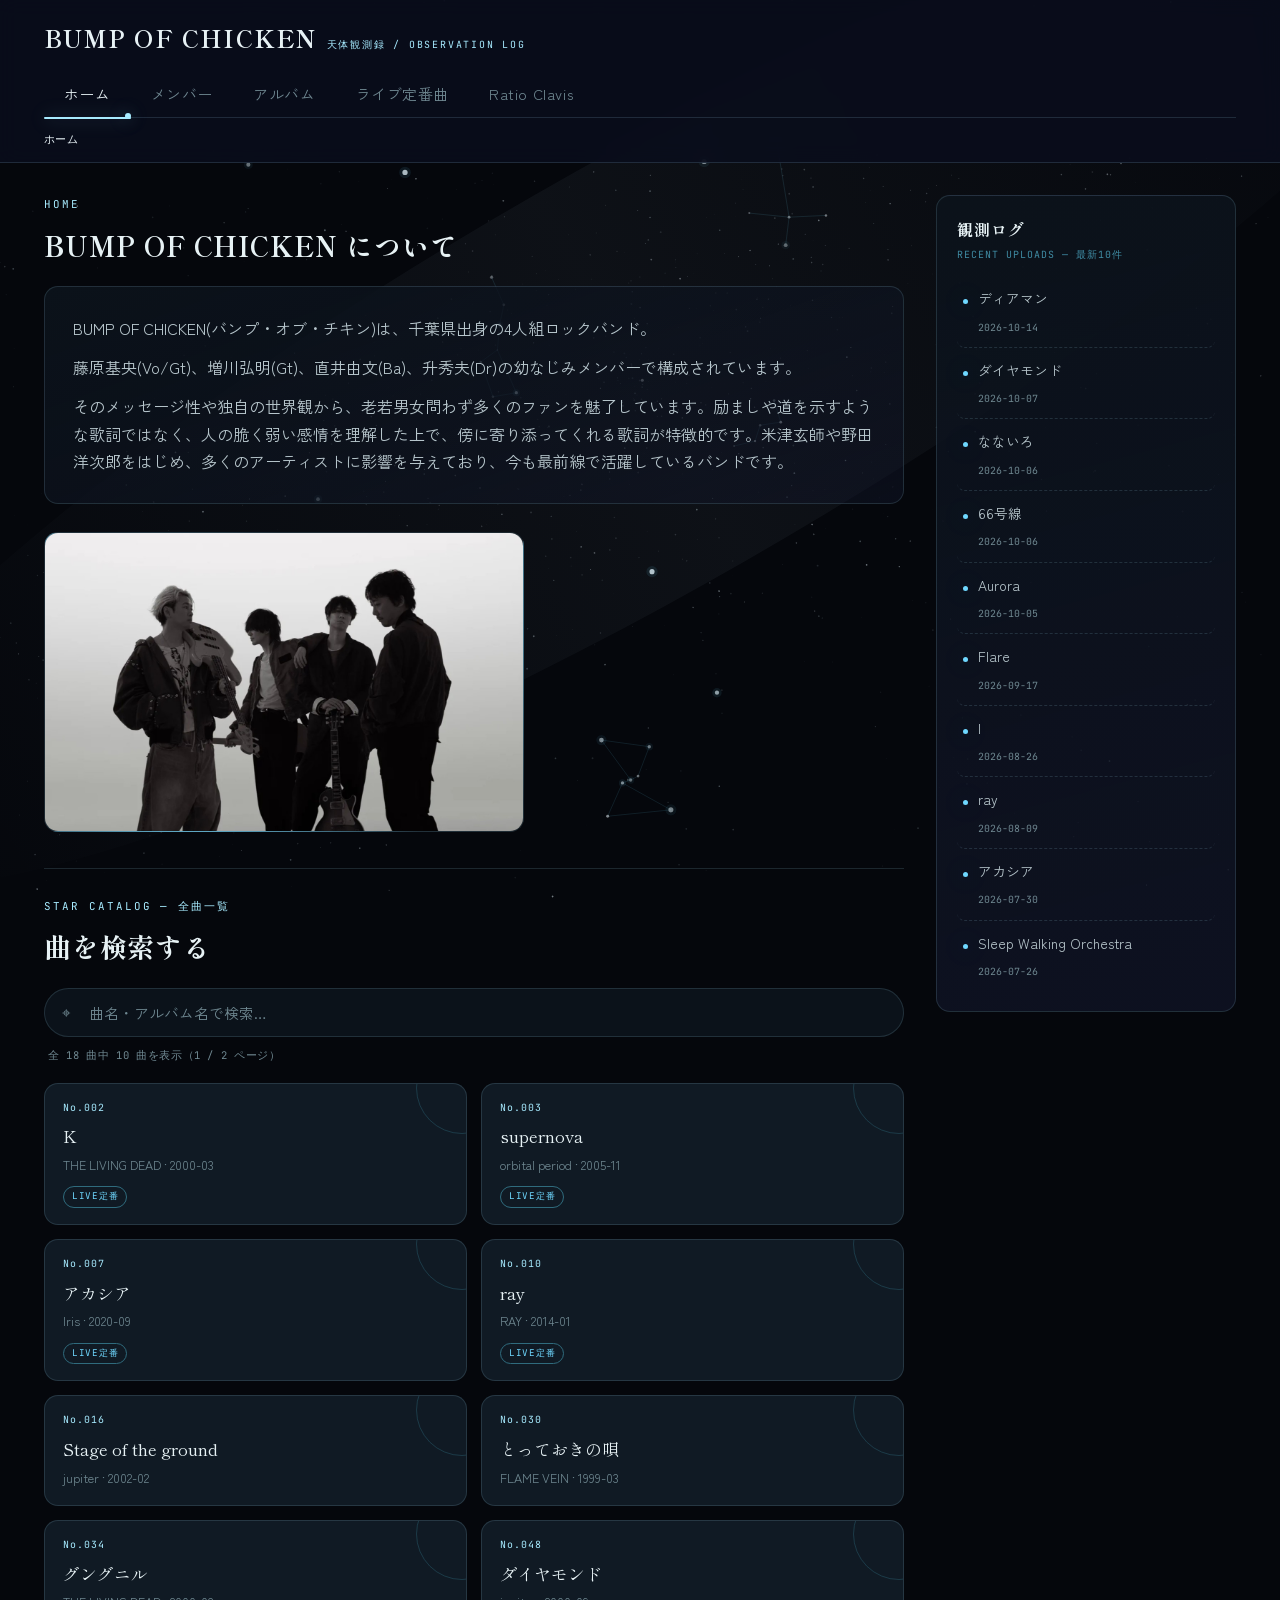
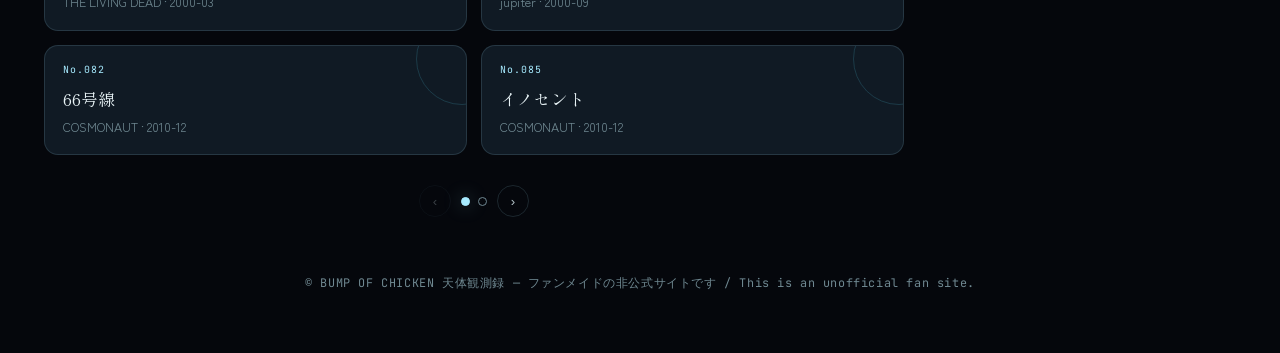
<file: index.html>
<!DOCTYPE html>
<html lang="ja">
<head>
<meta charset="UTF-8">
<meta name="viewport" content="width=device-width, initial-scale=1.0">
<title>BUMP OF CHICKEN 天体観測録</title>
<link rel="preconnect" href="https://fonts.googleapis.com">
<link rel="preconnect" href="https://fonts.gstatic.com" crossorigin>
<link href="https://fonts.googleapis.com/css2?family=Shippori+Mincho:wght@500;700&family=Zen+Kaku+Gothic+New:wght@400;500;700&family=JetBrains+Mono:wght@400;500&display=swap" rel="stylesheet">
<link rel="stylesheet" href="css/style.css">
</head>
<body>

<canvas id="skyCanvas" class="sky-canvas" aria-hidden="true"></canvas>

<!-- ====================== ヘッダー(タイトル + タブ) ====================== -->
<header class="site-header">
  <div class="header-inner">
    <h1 class="site-title">
      BUMP OF CHICKEN <small>天体観測録 / OBSERVATION LOG</small>
    </h1>
    <nav class="orbit-nav" id="tabNav" aria-label="メインナビゲーション">
      <button class="tab-btn" data-route="home">ホーム</button>
      <button class="tab-btn" data-route="members">メンバー</button>
      <button class="tab-btn" data-route="album">アルバム</button>
      <button class="tab-btn" data-route="live">ライブ定番曲</button>
      <button class="tab-btn" data-route="ratioclavis">Ratio Clavis</button>
      <span class="indicator" id="navIndicator"></span>
    </nav>
    <nav class="breadcrumbs" id="breadcrumbs" aria-label="現在の位置"></nav>
  </div>
</header>

<!-- ====================== 本体レイアウト ====================== -->
<div class="layout">

  <div class="main-col">

    <!-- タブごとに切り替わるメインコンテンツ -->
    <section id="view-root" aria-live="polite"></section>

    <!-- ここから下(検索バー + 全曲一覧)は全ページ共通で固定表示 -->
    <section class="catalog-section">
      <span class="section-eyebrow">STAR CATALOG — 全曲一覧</span>
      <h2 class="section-title">曲を検索する</h2>

      <div class="search-wrap">
        <span class="icon">⌖</span>
        <input type="search" id="searchInput" placeholder="曲名・アルバム名で検索…" aria-label="曲を検索">
      </div>
      <p class="search-meta" id="searchMeta"></p>

      <div class="song-grid" id="songGrid"></div>
      <div class="empty-state" id="emptyState" hidden>該当する観測記録が見つかりません。検索語を変えてお試しください。</div>

      <div class="pagination" id="pagination"></div>
    </section>

  </div>

  <!-- ====================== サイドバー: 観測ログ(最近の更新) ====================== -->
  <aside class="log-panel" aria-label="最近のアップロード">
    <h2>観測ログ</h2>
    <span class="log-sub">RECENT UPLOADS — 最新10件</span>
    <ul class="log-list" id="recentList"></ul>
  </aside>

</div>

<footer class="site-footer">
  © BUMP OF CHICKEN 天体観測録 — ファンメイドの非公式サイトです / This is an unofficial fan site.
</footer>

<script src="js/data.js"></script>
<script src="js/published-songs.js"></script>

  <!-- 曲データ(1曲1ファイル)。新しい曲を追加するときは、ここに1行追加してください -->
  <script src="js/songs/tentai-kansoku.js"></script>
  <script src="js/songs/k.js"></script>
  <script src="js/songs/supernova.js"></script>
  <script src="js/songs/glass-no-blues.js"></script>
  <script src="js/songs/lostman.js"></script>
  <script src="js/songs/mayday.js"></script>
  <script src="js/songs/acacia.js"></script>
  <script src="js/songs/hello-world.js"></script>
  <script src="js/songs/hananona.js"></script>
  <script src="js/songs/ray-song.js"></script>
  <script src="js/songs/fighter.js"></script>
  <script src="js/songs/st-elmo.js"></script>
  <script src="js/songs/karma.js"></script>
  <script src="js/songs/butterfly.js"></script>
  <script src="js/songs/answer.js"></script>
  <script src="js/songs/stage-of-the-ground.js"></script>
  <script src="js/songs/glass-live.js"></script>
  <script src="js/songs/only-lonely-glory.js"></script>
  <script src="js/songs/voyager.js"></script>

  <!-- ここから下: 2026-07-26 に追加した正規スタジオアルバム収録曲 -->
  <script src="js/songs/kudaranai-uta.js"></script>
  <script src="js/songs/arue.js"></script>
  <script src="js/songs/little-braver.js"></script>
  <script src="js/songs/no-hit-no-run.js"></script>
  <script src="js/songs/totteoki-no-uta.js"></script>
  <script src="js/songs/knife.js"></script>
  <script src="js/songs/battle-cry.js"></script>
  <script src="js/songs/opening-tld.js"></script>
  <script src="js/songs/gungnir.js"></script>
  <script src="js/songs/best-picture.js"></script>
  <script src="js/songs/zoku-kudaranai-uta.js"></script>
  <script src="js/songs/lamp.js"></script>
  <script src="js/songs/lily.js"></script>
  <script src="js/songs/ever-lasting-lie.js"></script>
  <script src="js/songs/glorious-revolution.js"></script>
  <script src="js/songs/ending-tld.js"></script>
  <script src="js/songs/title-of-mine.js"></script>
  <script src="js/songs/catch-ball.js"></script>
  <script src="js/songs/harujion.js"></script>
  <script src="js/songs/bench-to-coffee.js"></script>
  <script src="js/songs/melody-flag.js"></script>
  <script src="js/songs/bell.js"></script>
  <script src="js/songs/diamond.js"></script>
  <script src="js/songs/dandelion.js"></script>
  <script src="js/songs/asgard.js"></script>
  <script src="js/songs/joushaken.js"></script>
  <script src="js/songs/guild.js"></script>
  <script src="js/songs/embrace.js"></script>
  <script src="js/songs/sailing-day.js"></script>
  <script src="js/songs/onaji-door-wo-kugurettara.js"></script>
  <script src="js/songs/sharin-no-uta.js"></script>
  <script src="js/songs/snow-smile.js"></script>
  <script src="js/songs/rem.js"></script>
  <script src="js/songs/fire-sign.js"></script>
  <script src="js/songs/taiyo.js"></script>
  <script src="js/songs/midgard.js"></script>
  <script src="js/songs/hoshi-no-tori.js"></script>
  <script src="js/songs/sainojin-ouenka.js"></script>
  <script src="js/songs/planetarium.js"></script>
  <script src="js/songs/hammer-song-to-itami-no-tou.js"></script>
  <script src="js/songs/jikuu-kakurenbo.js"></script>
  <script src="js/songs/kasabuta-butabu.js"></script>
  <script src="js/songs/hitorigoto.js"></script>
  <script src="js/songs/ametama-no-uta.js"></script>
  <script src="js/songs/hoshi-no-tori-reprise.js"></script>
  <script src="js/songs/arrows.js"></script>
  <script src="js/songs/namida-no-furusato.js"></script>
  <script src="js/songs/flyby.js"></script>
  <script src="js/songs/mitsuboshi-quartet.js"></script>
  <script src="js/songs/rip.js"></script>
  <script src="js/songs/weather-report.js"></script>
  <script src="js/songs/funbetsu-funtouki.js"></script>
  <script src="js/songs/motorcycle.js"></script>
  <script src="js/songs/toumei-hikousen.js"></script>
  <script src="js/songs/mahou-no-ryouri.js"></script>
  <script src="js/songs/happy.js"></script>
  <script src="js/songs/66-gousen.js"></script>
  <script src="js/songs/angel-fall.js"></script>
  <script src="js/songs/uchuu-hikoushi-eno-tegami.js"></script>
  <script src="js/songs/innocent.js"></script>
  <script src="js/songs/beautiful-glider.js"></script>
  <script src="js/songs/will.js"></script>
  <script src="js/songs/niji-wo-matsu-hito.js"></script>
  <script src="js/songs/southern-cross.js"></script>
  <script src="js/songs/last-one.js"></script>
  <script src="js/songs/morning-glow.js"></script>
  <script src="js/songs/zero.js"></script>
  <script src="js/songs/torch.js"></script>
  <script src="js/songs/smile.js"></script>
  <script src="js/songs/firefly.js"></script>
  <script src="js/songs/white-note.js"></script>
  <script src="js/songs/tomodachi-no-uta.js"></script>
  <script src="js/songs/please-forgive.js"></script>
  <script src="js/songs/good-luck.js"></script>
  <script src="js/songs/go.js"></script>
  <script src="js/songs/ryuuseigun.js"></script>
  <script src="js/songs/houseki-ni-natta-hi.js"></script>
  <script src="js/songs/colony.js"></script>
  <script src="js/songs/parade.js"></script>
  <script src="js/songs/dai-gaman-taikai.js"></script>
  <script src="js/songs/kodoku-no-gassho.js"></script>
  <script src="js/songs/you-were-here.js"></script>
  <script src="js/songs/aurora-arc-song.js"></script>
  <script src="js/songs/gekkou.js"></script>
  <script src="js/songs/aurora.js"></script>
  <script src="js/songs/kinen-satsuei.js"></script>
  <script src="js/songs/jungle-gym.js"></script>
  <script src="js/songs/ribbon.js"></script>
  <script src="js/songs/sirius.js"></script>
  <script src="js/songs/aria.js"></script>
  <script src="js/songs/hanashi-ga-shitaiyo.js"></script>
  <script src="js/songs/bouen-no-march.js"></script>
  <script src="js/songs/spica.js"></script>
  <script src="js/songs/shinsekai.js"></script>
  <script src="js/songs/nagareboshi-no-shoutai.js"></script>
  <script src="js/songs/sleep-walking-orchestra.js"></script>
  <script src="js/songs/nanairo.js"></script>
  <script src="js/songs/gravity.js"></script>
  <script src="js/songs/souvenir.js"></script>
  <script src="js/songs/small-world.js"></script>
  <script src="js/songs/chronostasis.js"></script>
  <script src="js/songs/flare.js"></script>
  <script src="js/songs/kaikou.js"></script>
  <script src="js/songs/ao-no-tsuitachi.js"></script>
  <script src="js/songs/strawberry.js"></script>
  <script src="js/songs/mado-no-naka-kara.js"></script>
  <script src="js/songs/komorebi-to-issho-ni.js"></script>
  <script src="js/songs/i.js"></script>
  <script src="js/songs/diamant.js"></script>

<script src="js/star-data.js"></script>
<script src="js/starfield.js"></script>
<script src="js/ratio-clavis.js"></script>
<script src="js/app.js"></script>
</body>
</html>
</file>
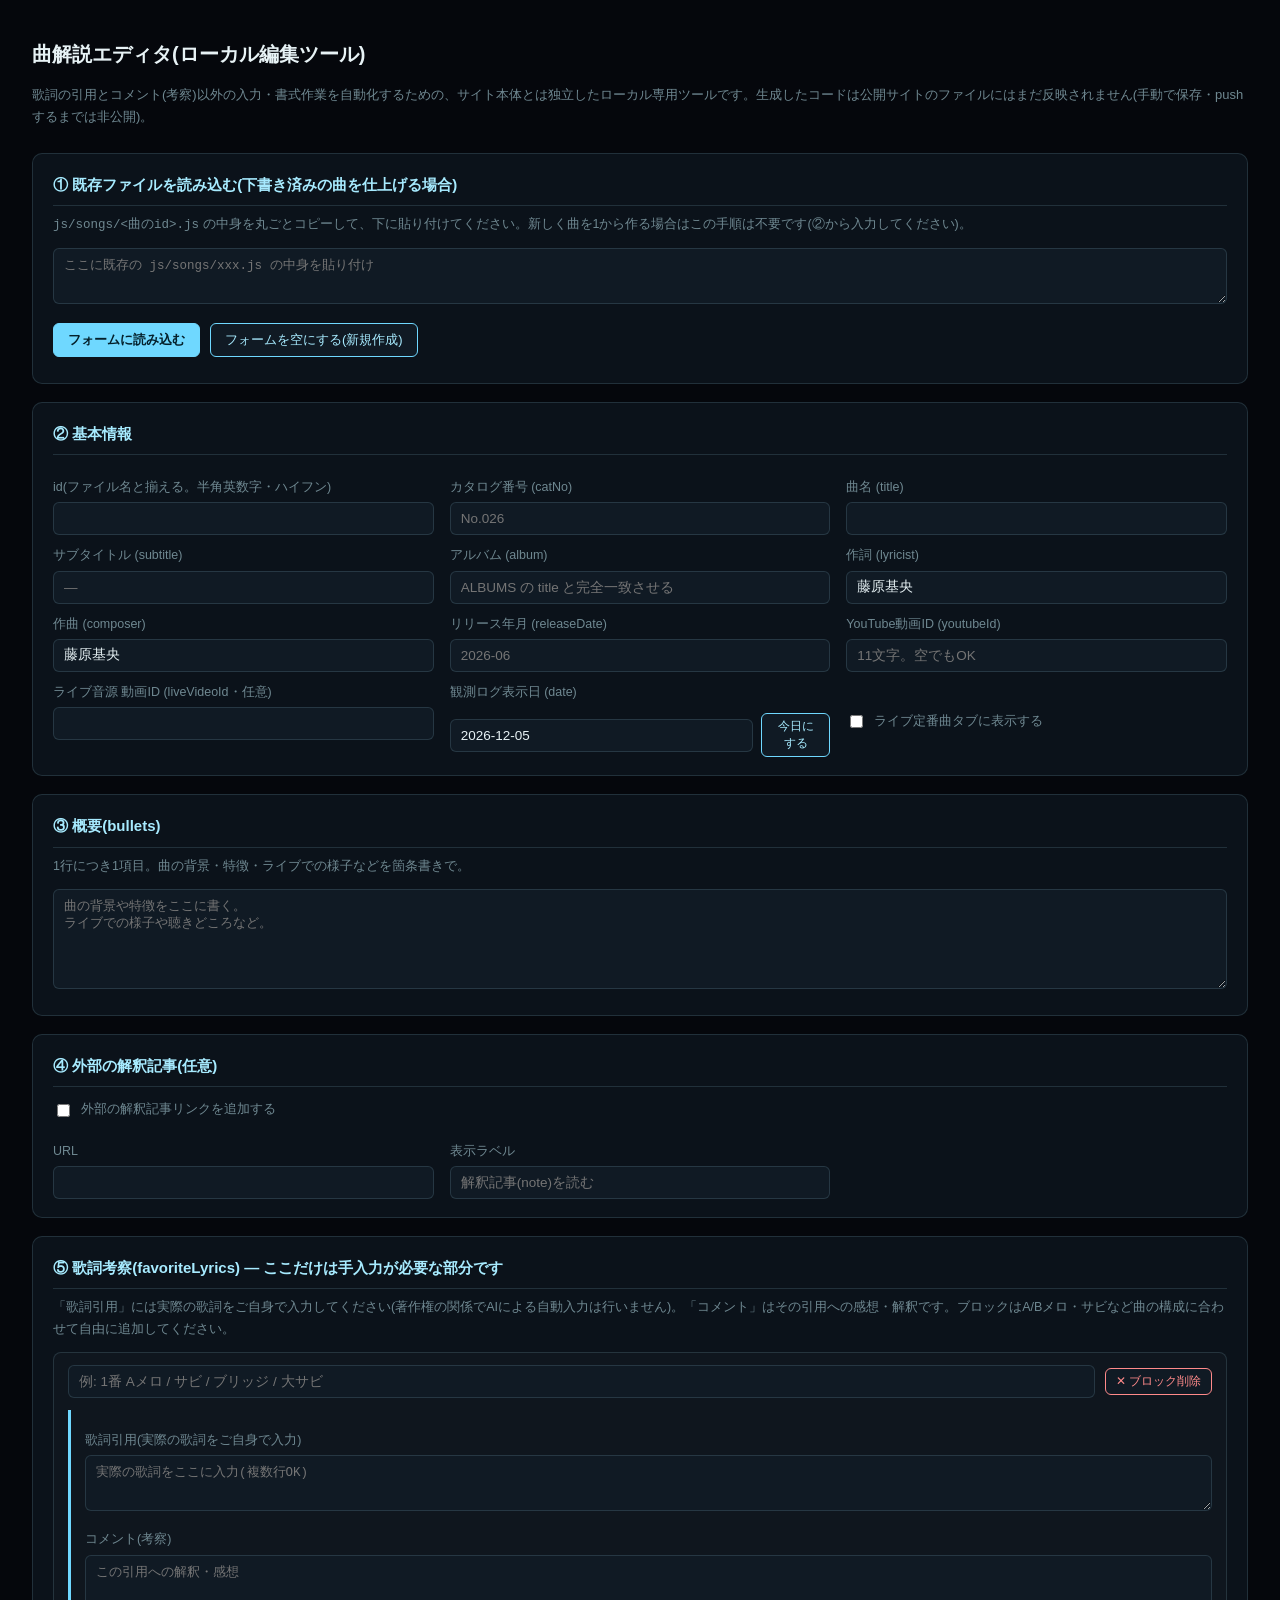
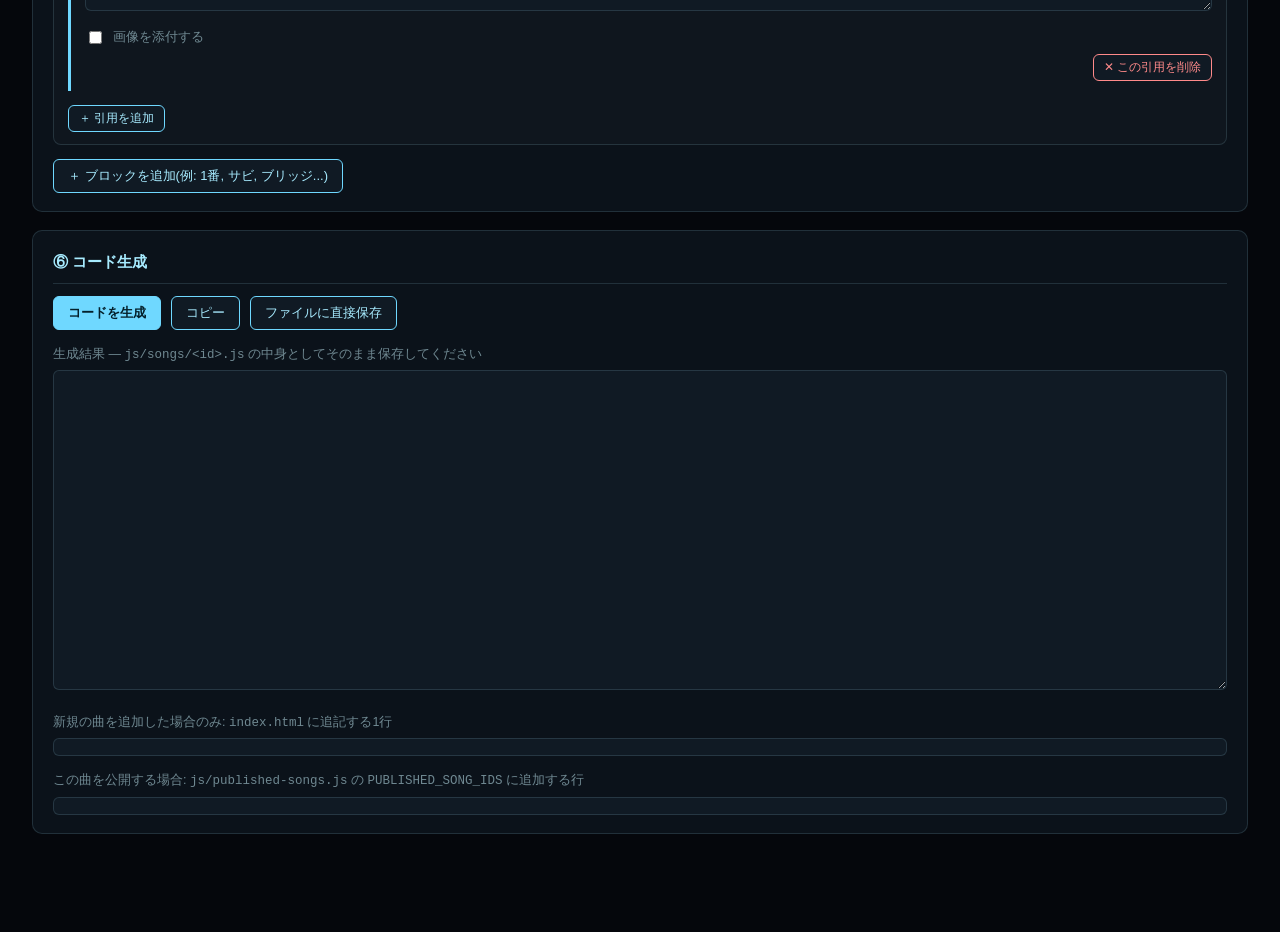
<file: tools/song-editor.html>
<!DOCTYPE html>
<html lang="ja">
<head>
<meta charset="UTF-8">
<title>曲解説エディタ(ローカル編集ツール)</title>
<style>
  :root {
    --void: #05070c;
    --indigo: #0b121a;
    --indigo-2: #101a24;
    --nebula: #6fd8ff;
    --comet: #a7ebff;
    --mist: #b7c6cc;
    --mist-dim: #6f8891;
    --starwhite: #e7f2f5;
    --line: rgba(167, 235, 255, 0.14);
    --danger: #ff8a8a;
  }
  * { box-sizing: border-box; }
  body {
    margin: 0; padding: 24px 32px 80px;
    background: var(--void); color: var(--mist);
    font-family: "Zen Kaku Gothic New", "Noto Sans JP", sans-serif;
    line-height: 1.7;
  }
  h1 { color: var(--starwhite); font-size: 20px; margin-bottom: 4px; }
  .sub { color: var(--mist-dim); font-size: 13px; margin-bottom: 24px; }
  section {
    background: var(--indigo); border: 1px solid var(--line); border-radius: 10px;
    padding: 18px 20px; margin-bottom: 18px;
  }
  section > h2 { color: var(--comet); font-size: 15px; margin: 0 0 12px; border-bottom: 1px solid var(--line); padding-bottom: 8px; }
  .hint { color: var(--mist-dim); font-size: 12.5px; margin: -4px 0 12px; }
  label { display: block; font-size: 12.5px; color: var(--mist-dim); margin: 10px 0 4px; }
  input[type=text], input[type=date], textarea, select {
    width: 100%; background: var(--indigo-2); border: 1px solid var(--line); border-radius: 6px;
    color: var(--starwhite); padding: 8px 10px; font-family: inherit; font-size: 13.5px;
  }
  textarea { resize: vertical; min-height: 56px; font-family: "JetBrains Mono", Consolas, monospace; font-size: 12.5px; }
  .grid { display: grid; grid-template-columns: repeat(3, 1fr); gap: 0 16px; }
  .grid > div { min-width: 0; }
  .row-inline { display: flex; align-items: center; gap: 8px; margin-top: 10px; }
  button {
    background: var(--indigo-2); color: var(--comet); border: 1px solid var(--nebula);
    border-radius: 6px; padding: 7px 14px; font-size: 13px; cursor: pointer; font-family: inherit;
  }
  button:hover { background: rgba(111,216,255,0.12); }
  button.primary { background: var(--nebula); color: #04202b; font-weight: bold; }
  button.danger { border-color: var(--danger); color: var(--danger); }
  button.small { padding: 4px 10px; font-size: 12px; }
  .block { border: 1px solid var(--line); border-radius: 8px; padding: 12px 14px; margin-bottom: 14px; background: rgba(255,255,255,0.02); }
  .block-head { display: flex; gap: 10px; align-items: center; }
  .block-head input { flex: 1; }
  .item { border-left: 3px solid var(--nebula); padding: 10px 0 10px 14px; margin: 12px 0; }
  .item-actions { display: flex; justify-content: space-between; align-items: center; margin-top: 6px; }
  .imageFields { display: none; margin-top: 8px; padding: 8px; border: 1px dashed var(--line); border-radius: 6px; }
  .imageFields.show { display: block; }
  #output { min-height: 320px; font-size: 12px; }
  .toolbar { display: flex; gap: 10px; flex-wrap: wrap; margin-top: 10px; }
  .status { font-size: 12.5px; margin-top: 8px; }
  .status.ok { color: #8fe8a0; }
  .status.err { color: var(--danger); }
  .snippet { background: var(--indigo-2); border: 1px solid var(--line); border-radius: 6px; padding: 8px 10px; font-family: "JetBrains Mono", Consolas, monospace; font-size: 12px; color: var(--comet); white-space: pre-wrap; word-break: break-all; }
</style>
</head>
<body>

<h1>曲解説エディタ(ローカル編集ツール)</h1>
<p class="sub">歌詞の引用とコメント(考察)以外の入力・書式作業を自動化するための、サイト本体とは独立したローカル専用ツールです。生成したコードは公開サイトのファイルにはまだ反映されません(手動で保存・pushするまでは非公開)。</p>

<section>
  <h2>① 既存ファイルを読み込む(下書き済みの曲を仕上げる場合)</h2>
  <p class="hint"><code>js/songs/&lt;曲のid&gt;.js</code> の中身を丸ごとコピーして、下に貼り付けてください。新しく曲を1から作る場合はこの手順は不要です(②から入力してください)。</p>
  <textarea id="pasteArea" placeholder="ここに既存の js/songs/xxx.js の中身を貼り付け"></textarea>
  <div class="toolbar">
    <button id="loadBtn" class="primary">フォームに読み込む</button>
    <button id="clearBtn">フォームを空にする(新規作成)</button>
  </div>
  <div id="loadStatus" class="status"></div>
</section>

<section>
  <h2>② 基本情報</h2>
  <div class="grid">
    <div><label>id(ファイル名と揃える。半角英数字・ハイフン)</label><input type="text" id="f_id"></div>
    <div><label>カタログ番号 (catNo)</label><input type="text" id="f_catNo" placeholder="No.026"></div>
    <div><label>曲名 (title)</label><input type="text" id="f_title"></div>
    <div><label>サブタイトル (subtitle)</label><input type="text" id="f_subtitle" placeholder="—"></div>
    <div><label>アルバム (album)</label><input type="text" id="f_album" list="albumList" placeholder="ALBUMS の title と完全一致させる"></div>
    <div><label>作詞 (lyricist)</label><input type="text" id="f_lyricist" value="藤原基央"></div>
    <div><label>作曲 (composer)</label><input type="text" id="f_composer" value="藤原基央"></div>
    <div><label>リリース年月 (releaseDate)</label><input type="text" id="f_releaseDate" placeholder="2026-06"></div>
    <div><label>YouTube動画ID (youtubeId)</label><input type="text" id="f_youtubeId" placeholder="11文字。空でもOK"></div>
    <div><label>ライブ音源 動画ID (liveVideoId・任意)</label><input type="text" id="f_liveVideoId"></div>
    <div>
      <label>観測ログ表示日 (date)</label>
      <div class="row-inline"><input type="text" id="f_date"><button type="button" class="small" id="todayBtn">今日にする</button></div>
    </div>
    <div>
      <label>&nbsp;</label>
      <label class="row-inline" style="margin:8px 0 0"><input type="checkbox" id="f_liveStandard" style="width:auto"> ライブ定番曲タブに表示する</label>
    </div>
  </div>
  <datalist id="albumList"></datalist>
</section>

<section>
  <h2>③ 概要(bullets)</h2>
  <p class="hint">1行につき1項目。曲の背景・特徴・ライブでの様子などを箇条書きで。</p>
  <textarea id="f_bullets" style="min-height:100px" placeholder="曲の背景や特徴をここに書く。&#10;ライブでの様子や聴きどころなど。"></textarea>
</section>

<section>
  <h2>④ 外部の解釈記事(任意)</h2>
  <label class="row-inline"><input type="checkbox" id="f_interpEnabled" style="width:auto"> 外部の解釈記事リンクを追加する</label>
  <div class="grid" style="margin-top:10px">
    <div><label>URL</label><input type="text" id="f_interpUrl"></div>
    <div><label>表示ラベル</label><input type="text" id="f_interpLabel" placeholder="解釈記事(note)を読む"></div>
  </div>
</section>

<section>
  <h2>⑤ 歌詞考察(favoriteLyrics) — ここだけは手入力が必要な部分です</h2>
  <p class="hint">「歌詞引用」には実際の歌詞をご自身で入力してください(著作権の関係でAIによる自動入力は行いません)。「コメント」はその引用への感想・解釈です。ブロックはA/Bメロ・サビなど曲の構成に合わせて自由に追加してください。</p>
  <div id="blocksContainer"></div>
  <button id="addBlockBtn">＋ ブロックを追加(例: 1番, サビ, ブリッジ...)</button>
</section>

<section>
  <h2>⑥ コード生成</h2>
  <div class="toolbar">
    <button id="generateBtn" class="primary">コードを生成</button>
    <button id="copyBtn">コピー</button>
    <button id="saveFileBtn" style="display:none">ファイルに直接保存</button>
  </div>
  <div id="genStatus" class="status"></div>
  <label style="margin-top:14px">生成結果 — <code>js/songs/&lt;id&gt;.js</code> の中身としてそのまま保存してください</label>
  <textarea id="output" readonly></textarea>

  <label style="margin-top:14px">新規の曲を追加した場合のみ: <code>index.html</code> に追記する1行</label>
  <div class="snippet" id="scriptTagSnippet"></div>

  <label style="margin-top:14px">この曲を公開する場合: <code>js/published-songs.js</code> の <code>PUBLISHED_SONG_IDS</code> に追加する行</label>
  <div class="snippet" id="publishSnippet"></div>
</section>

<script src="../js/data.js"></script>
<script>
(function () {
  // ---- album datalist ----
  const albumList = document.getElementById('albumList');
  (typeof ALBUMS !== 'undefined' ? ALBUMS : []).forEach(a => {
    const opt = document.createElement('option');
    opt.value = a.title;
    albumList.appendChild(opt);
  });

  const val = id => document.getElementById(id).value;
  const setVal = (id, v) => { document.getElementById(id).value = v == null ? '' : v; };

  function todayStr() {
    const d = new Date(), p = n => String(n).padStart(2, '0');
    return `${d.getFullYear()}-${p(d.getMonth() + 1)}-${p(d.getDate())}`;
  }
  setVal('f_date', todayStr());
  document.getElementById('todayBtn').onclick = () => setVal('f_date', todayStr());

  // ================= favoriteLyrics block/item builder (DOM-driven state) =================
  const blocksContainer = document.getElementById('blocksContainer');

  function makeItemEl(item) {
    item = item || {};
    const el = document.createElement('div');
    el.className = 'item';
    el.innerHTML = `
      <label>歌詞引用(実際の歌詞をご自身で入力)</label>
      <textarea class="quote" placeholder="実際の歌詞をここに入力(複数行OK)"></textarea>
      <label>コメント(考察)</label>
      <textarea class="comment" placeholder="この引用への解釈・感想"></textarea>
      <label class="row-inline" style="margin-top:8px"><input type="checkbox" class="hasImage" style="width:auto"> 画像を添付する</label>
      <div class="imageFields">
        <label>画像パス</label><input type="text" class="imagePath" placeholder="images/lyrics/xxx.jpg">
        <label>画像キャプション(任意)</label><input type="text" class="imageCaption">
        <label>画像の後に続けるコメント(任意)</label><textarea class="commentAfter"></textarea>
      </div>
      <div class="item-actions">
        <span></span>
        <button type="button" class="danger small removeItemBtn">✕ この引用を削除</button>
      </div>
    `;
    el.querySelector('.quote').value = (item.quotes && item.quotes[0]) || '';
    el.querySelector('.comment').value = item.comment || '';
    const hasImg = !!item.image;
    el.querySelector('.hasImage').checked = hasImg;
    el.querySelector('.imageFields').classList.toggle('show', hasImg);
    el.querySelector('.imagePath').value = item.image || '';
    el.querySelector('.imageCaption').value = item.imageCaption || '';
    el.querySelector('.commentAfter').value = item.commentAfter || '';

    el.querySelector('.hasImage').addEventListener('change', e => {
      el.querySelector('.imageFields').classList.toggle('show', e.target.checked);
    });
    el.querySelector('.removeItemBtn').addEventListener('click', () => el.remove());
    return el;
  }

  function makeBlockEl(block) {
    block = block || { label: '', items: [{}] };
    const el = document.createElement('div');
    el.className = 'block';
    el.innerHTML = `
      <div class="block-head">
        <input type="text" class="block-label" placeholder="例: 1番 Aメロ / サビ / ブリッジ / 大サビ">
        <button type="button" class="danger small removeBlockBtn">✕ ブロック削除</button>
      </div>
      <div class="items"></div>
      <button type="button" class="small addItemBtn">＋ 引用を追加</button>
    `;
    el.querySelector('.block-label').value = block.label || '';
    const itemsEl = el.querySelector('.items');
    (block.items && block.items.length ? block.items : [{}]).forEach(it => itemsEl.appendChild(makeItemEl(it)));

    el.querySelector('.removeBlockBtn').addEventListener('click', () => el.remove());
    el.querySelector('.addItemBtn').addEventListener('click', () => itemsEl.appendChild(makeItemEl({})));
    return el;
  }

  document.getElementById('addBlockBtn').addEventListener('click', () => {
    blocksContainer.appendChild(makeBlockEl({}));
  });

  function renderBlocks(favoriteLyrics) {
    blocksContainer.innerHTML = '';
    (favoriteLyrics || []).forEach(b => blocksContainer.appendChild(makeBlockEl(b)));
    if (!favoriteLyrics || !favoriteLyrics.length) {
      blocksContainer.appendChild(makeBlockEl({}));
    }
  }
  renderBlocks(null); // start with one empty block

  function readBlocksFromDom() {
    return Array.from(blocksContainer.children).map(blockEl => {
      const label = blockEl.querySelector('.block-label').value.trim();
      const items = Array.from(blockEl.querySelectorAll('.item')).map(itemEl => {
        const quote = itemEl.querySelector('.quote').value;
        const comment = itemEl.querySelector('.comment').value;
        const hasImage = itemEl.querySelector('.hasImage').checked;
        const obj = { quotes: [quote], comment };
        if (hasImage) {
          const imagePath = itemEl.querySelector('.imagePath').value.trim();
          const imageCaption = itemEl.querySelector('.imageCaption').value.trim();
          const commentAfter = itemEl.querySelector('.commentAfter').value.trim();
          if (imagePath) obj.image = imagePath;
          if (imageCaption) obj.imageCaption = imageCaption;
          if (commentAfter) obj.commentAfter = commentAfter;
        }
        return obj;
      }).filter(it => it.quotes[0].trim() || it.comment.trim());
      return { label, items };
    }).filter(b => b.label.trim() || b.items.length);
  }

  // ================= load existing file content =================
  document.getElementById('loadBtn').addEventListener('click', () => {
    const text = document.getElementById('pasteArea').value;
    const statusEl = document.getElementById('loadStatus');
    if (!text.trim()) { statusEl.className = 'status err'; statusEl.textContent = '貼り付け欄が空です。'; return; }
    let captured = null;
    try {
      const SONGS = { push(o) { captured = o; } };
      new Function('SONGS', text)(SONGS);
    } catch (e) {
      statusEl.className = 'status err';
      statusEl.textContent = '読み込みに失敗しました。ファイルの中身をそのまま貼り付けているか確認してください。 (' + e.message + ')';
      return;
    }
    if (!captured) {
      statusEl.className = 'status err';
      statusEl.textContent = 'SONGS.push({...}) が見つかりませんでした。';
      return;
    }
    setVal('f_id', captured.id);
    setVal('f_catNo', captured.catNo);
    setVal('f_title', captured.title);
    setVal('f_subtitle', captured.subtitle);
    setVal('f_album', captured.album);
    setVal('f_lyricist', captured.lyricist);
    setVal('f_composer', captured.composer);
    setVal('f_releaseDate', captured.releaseDate);
    setVal('f_youtubeId', captured.youtubeId);
    setVal('f_liveVideoId', captured.liveVideoId);
    document.getElementById('f_liveStandard').checked = !!captured.liveStandard;
    setVal('f_date', captured.date || todayStr());
    setVal('f_bullets', (captured.bullets || []).join('\n'));
    const interp = captured.interpretation;
    document.getElementById('f_interpEnabled').checked = !!interp;
    setVal('f_interpUrl', interp ? interp.url : '');
    setVal('f_interpLabel', interp ? interp.label : '解釈記事を読む');
    renderBlocks(captured.favoriteLyrics);
    statusEl.className = 'status ok';
    statusEl.textContent = `読み込み完了: 「${captured.title}」。下のフォームに反映しました。`;
  });

  document.getElementById('clearBtn').addEventListener('click', () => {
    ['f_id','f_catNo','f_title','f_album','f_releaseDate','f_youtubeId','f_liveVideoId','f_interpUrl'].forEach(id => setVal(id, ''));
    setVal('f_subtitle', '—');
    setVal('f_lyricist', '藤原基央');
    setVal('f_composer', '藤原基央');
    setVal('f_date', todayStr());
    setVal('f_bullets', '');
    setVal('f_interpLabel', '解釈記事を読む');
    document.getElementById('f_liveStandard').checked = false;
    document.getElementById('f_interpEnabled').checked = false;
    document.getElementById('pasteArea').value = '';
    document.getElementById('loadStatus').textContent = '';
    renderBlocks(null);
  });

  // ================= serializer =================
  function strLit(s) {
    s = s == null ? '' : String(s);
    if (/\n/.test(s)) {
      const escaped = s.replace(/\\/g, '\\\\').replace(/`/g, '\\`').replace(/\$\{/g, '\\${');
      return '`' + escaped + '`';
    }
    return JSON.stringify(s);
  }

  function indent(text, spaces) {
    const pad = ' '.repeat(spaces);
    return text.split('\n').map(l => pad + l).join('\n');
  }

  function generate() {
    const id = val('f_id').trim();
    const catNo = val('f_catNo').trim();
    const title = val('f_title').trim();
    const bullets = val('f_bullets').split('\n').map(s => s.trim()).filter(Boolean);
    const blocks = readBlocksFromDom();

    if (!id || !title) {
      document.getElementById('genStatus').className = 'status err';
      document.getElementById('genStatus').textContent = 'id と 曲名(title) は必須です。';
      return;
    }

    const lines = [];
    lines.push(`/* ${title}${catNo ? ' (' + catNo + ')' : ''} */`);
    lines.push('SONGS.push({');
    lines.push(`  "id": ${strLit(id)},`);
    lines.push(`  "catNo": ${strLit(catNo)},`);
    lines.push(`  "title": ${strLit(title)},`);
    lines.push(`  "subtitle": ${strLit(val('f_subtitle').trim() || '—')},`);
    lines.push(`  "album": ${strLit(val('f_album').trim())},`);
    lines.push(`  "lyricist": ${strLit(val('f_lyricist').trim())},`);
    lines.push(`  "composer": ${strLit(val('f_composer').trim())},`);
    lines.push(`  "releaseDate": ${strLit(val('f_releaseDate').trim())},`);
    lines.push(`  "youtubeId": ${strLit(val('f_youtubeId').trim())},`);
    if (val('f_liveVideoId').trim()) lines.push(`  "liveVideoId": ${strLit(val('f_liveVideoId').trim())},`);
    lines.push(`  "liveStandard": ${document.getElementById('f_liveStandard').checked},`);
    lines.push(`  "date": ${strLit(val('f_date').trim() || todayStr())},`);

    const hasMoreAfterBullets = document.getElementById('f_interpEnabled').checked || blocks.length;
    if (bullets.length) {
      lines.push(`  "bullets": [`);
      lines.push(bullets.map(b => '    ' + strLit(b)).join(',\n'));
      lines.push(`  ]${hasMoreAfterBullets ? ',' : ''}`);
    } else {
      lines.push(`  "bullets": []${hasMoreAfterBullets ? ',' : ''}`);
    }

    if (document.getElementById('f_interpEnabled').checked) {
      const url = val('f_interpUrl').trim();
      const label = val('f_interpLabel').trim() || '解釈記事を読む';
      lines.push(`  "interpretation": { "url": ${strLit(url)}, "label": ${strLit(label)} }${blocks.length ? ',' : ''}`);
    }

    if (blocks.length) {
      lines.push(`  "favoriteLyrics": [`);
      const blockChunks = blocks.map(b => {
        const itemChunks = b.items.map(it => {
          const parts = [];
          parts.push(`      "quotes": [`);
          parts.push(`        ${strLit(it.quotes[0])}`);
          parts.push(`      ],`);
          parts.push(`      "comment": ${strLit(it.comment)}${it.image ? ',' : ''}`);
          if (it.image) {
            parts.push(`      "image": ${strLit(it.image)}${it.imageCaption || it.commentAfter ? ',' : ''}`);
            if (it.imageCaption) parts.push(`      "imageCaption": ${strLit(it.imageCaption)}${it.commentAfter ? ',' : ''}`);
            if (it.commentAfter) parts.push(`      "commentAfter": ${strLit(it.commentAfter)}`);
          }
          return '    {\n' + parts.join('\n') + '\n    }';
        });
        return `    {\n      "label": ${strLit(b.label)},\n      "items": [\n${itemChunks.join(',\n')}\n      ]\n    }`;
      });
      lines.push(blockChunks.join(',\n'));
      lines.push(`  ]`);
    }

    lines.push('});');
    lines.push('');

    return { text: lines.join('\n'), id };
  }

  document.getElementById('generateBtn').addEventListener('click', () => {
    const result = generate();
    if (!result) return;
    document.getElementById('output').value = result.text;
    document.getElementById('scriptTagSnippet').textContent = `<script src="js/songs/${result.id}.js"></scr` + `ipt>`;
    document.getElementById('publishSnippet').textContent = `"${result.id}",`;
    const statusEl = document.getElementById('genStatus');
    statusEl.className = 'status ok';
    statusEl.textContent = 'コードを生成しました。下の内容を js/songs/' + result.id + '.js として保存してください。';
  });

  document.getElementById('copyBtn').addEventListener('click', async () => {
    const out = document.getElementById('output');
    if (!out.value) return;
    try {
      await navigator.clipboard.writeText(out.value);
    } catch (e) {
      out.select();
      document.execCommand('copy');
    }
    const statusEl = document.getElementById('genStatus');
    statusEl.className = 'status ok';
    statusEl.textContent = 'コピーしました。';
  });

  // optional direct-save (Chrome/Edge only, feature-detected)
  if (window.showSaveFilePicker) {
    const btn = document.getElementById('saveFileBtn');
    btn.style.display = '';
    btn.addEventListener('click', async () => {
      const out = document.getElementById('output').value;
      if (!out) return;
      try {
        const idGuess = (val('f_id').trim() || 'song') + '.js';
        const handle = await window.showSaveFilePicker({
          suggestedName: idGuess,
          types: [{ description: 'JavaScript', accept: { 'text/javascript': ['.js'] } }]
        });
        const writable = await handle.createWritable();
        await writable.write(out);
        await writable.close();
        const statusEl = document.getElementById('genStatus');
        statusEl.className = 'status ok';
        statusEl.textContent = 'ファイルに保存しました。';
      } catch (e) {
        if (e.name !== 'AbortError') alert('保存に失敗しました: ' + e.message);
      }
    });
  }
})();
</script>
</body>
</html>
</file>
<file: css/style.css>
/* ============================================================
   BUMP OF CHICKEN 天体観測録 — Design System
   Theme: 観測ログ(Observation Log) — 天体観測をモチーフにした
   ファンサイト。星図カタログ(曲一覧)と観測ログ(更新履歴)という
   構造そのものに「観測」の意味を持たせている。
   ============================================================ */

:root {
  /* --- Color: named tokens ---
     案3「星図と粒子」ベース。恒星の瞬きに使うシアン1色を軸に、
     暖色は使わず単色の濃淡だけで階調をつくる。 */
  --void:      #05070c;  /* 背景: 深い宇宙 */
  --indigo:    #0b121a;  /* パネル背景: 少し明るい紺 */
  --indigo-2:  #101a24;  /* カード背景: さらに明るい紺 */
  --nebula:    #6fd8ff;  /* 主アクセント: 恒星のシアン */
  --nebula-dim:#2f6b7d;
  --comet:     #a7ebff;  /* 副アクセント: 明るいシアン(白に近い) */
  --comet-dim: #3f8ba3;
  --mist:      #b7c6cc;  /* 本文: 淡い銀 */
  --mist-dim:  #6f8891;
  --starwhite: #e7f2f5;  /* 見出し: 冷たい白 */
  --line:      rgba(167, 235, 255, 0.14);
  --glow-nebula: 0 0 24px rgba(111, 216, 255, 0.35);
  --glow-comet:  0 0 18px rgba(167, 235, 255, 0.35);

  /* --- Type --- */
  --font-display: "Shippori Mincho", "Noto Serif JP", serif;
  --font-body: "Zen Kaku Gothic New", "Noto Sans JP", sans-serif;
  --font-mono: "JetBrains Mono", "Courier New", monospace;

  /* --- Layout --- */
  --header-h: 96px;
  --sidebar-w: 300px;
  --radius: 14px;
  --maxw: 1240px;
}

* { box-sizing: border-box; }
html, body { margin: 0; padding: 0; }

body {
  background: var(--void);
  color: var(--mist);
  font-family: var(--font-body);
  line-height: 1.7;
  min-height: 100vh;
  position: relative;
  overflow-x: hidden;
}

/* ---------- 背景: 実際の恒星配置に基づく星空(js/starfield.js) ---------- */
.sky-canvas {
  position: fixed;
  inset: 0;
  z-index: -2;
  width: 100vw;
  height: 100vh;
  background: var(--void);
  display: block;
}

/* ---------- ヘッダー: タイトル + 軌道タブ ---------- */
.site-header {
  position: sticky;
  top: 0;
  z-index: 50;
  background: rgba(10, 13, 28, 0.86);
  backdrop-filter: blur(10px);
  border-bottom: 1px solid var(--line);
}
.header-inner {
  max-width: var(--maxw);
  margin: 0 auto;
  padding: 18px 24px 0;
}
.site-title {
  font-family: var(--font-display);
  color: var(--starwhite);
  font-size: clamp(1.05rem, 4.2vw, 1.5rem);
  letter-spacing: 0.06em;
  margin: 0;
  display: flex;
  align-items: baseline;
  flex-wrap: wrap;
  gap: 8px 10px;
}
.site-title small {
  font-family: var(--font-mono);
  font-size: 0.62rem;
  color: var(--comet);
  letter-spacing: 0.18em;
  font-weight: 400;
}

/* 軌道タブナビ */
.orbit-nav {
  position: relative;
  margin-top: 14px;
  display: flex;
  gap: 0;
}
.orbit-nav::before {
  content: "";
  position: absolute;
  left: 0; right: 0;
  bottom: 0;
  height: 1px;
  background: var(--line);
}
.orbit-nav .indicator {
  position: absolute;
  bottom: -1px;
  height: 2px;
  background: var(--comet);
  box-shadow: var(--glow-comet);
  border-radius: 2px;
  transition: left 0.35s cubic-bezier(.4,0,.2,1), width 0.35s cubic-bezier(.4,0,.2,1);
}
.orbit-nav .indicator::after {
  content: "";
  position: absolute;
  right: 0;
  top: -4px;
  width: 6px;
  height: 6px;
  border-radius: 50%;
  background: var(--comet);
  box-shadow: var(--glow-comet);
}
.tab-btn {
  font-family: var(--font-body);
  background: none;
  border: none;
  color: var(--mist-dim);
  font-size: 0.92rem;
  letter-spacing: 0.04em;
  padding: 10px 20px 14px;
  cursor: pointer;
  transition: color 0.25s;
}
.tab-btn:hover { color: var(--starwhite); }
.tab-btn.active { color: var(--starwhite); }
.tab-btn:focus-visible {
  outline: 2px solid var(--comet);
  outline-offset: 2px;
}

/* パンくずリスト */
.breadcrumbs {
  padding: 12px 0 14px;
  font-family: var(--font-mono);
  font-size: 0.68rem;
  letter-spacing: 0.04em;
  color: var(--mist-dim);
  display: flex;
  align-items: center;
  flex-wrap: wrap;
  gap: 2px;
}
.breadcrumbs a {
  color: var(--mist-dim);
  text-decoration: none;
  transition: color 0.2s;
}
.breadcrumbs a:hover, .breadcrumbs a:focus-visible {
  color: var(--comet);
}
.breadcrumbs .bc-current {
  color: var(--starwhite);
}
.breadcrumbs .bc-sep {
  color: var(--mist-dim);
  margin: 0 8px;
  opacity: 0.6;
}

/* ---------- レイアウト本体 ---------- */
.layout {
  max-width: var(--maxw);
  margin: 0 auto;
  padding: 32px 24px 0;
  display: grid;
  grid-template-columns: 1fr var(--sidebar-w);
  gap: 32px;
  align-items: start;
}
.main-col { min-width: 0; }

/* ---------- サイドバー: 観測ログ(最近の更新) ---------- */
.log-panel {
  position: sticky;
  top: calc(var(--header-h) + 24px);
  background: linear-gradient(165deg, var(--indigo), rgba(20,24,46,0.6));
  border: 1px solid var(--line);
  border-radius: var(--radius);
  padding: 20px;
}
.log-panel h2 {
  font-family: var(--font-display);
  font-size: 1rem;
  color: var(--starwhite);
  margin: 0 0 4px;
  letter-spacing: 0.06em;
}
.log-panel .log-sub {
  font-family: var(--font-mono);
  font-size: 0.62rem;
  color: var(--comet-dim);
  letter-spacing: 0.1em;
  display: block;
  margin-bottom: 14px;
}
.log-list {
  list-style: none;
  margin: 0;
  padding: 0;
  display: flex;
  flex-direction: column;
  gap: 2px;
}
.log-item a {
  display: flex;
  gap: 10px;
  align-items: baseline;
  padding: 9px 6px;
  border-radius: 8px;
  text-decoration: none;
  color: var(--mist);
  transition: background 0.2s, color 0.2s;
  border-bottom: 1px dashed var(--line);
}
.log-list .log-item:last-child a { border-bottom: none; }
.log-item a:hover, .log-item a:focus-visible {
  background: rgba(139,123,242,0.12);
  color: var(--starwhite);
}
.log-item .dot {
  width: 5px; height: 5px;
  border-radius: 50%;
  background: var(--nebula);
  box-shadow: var(--glow-nebula);
  flex: none;
  margin-top: 6px;
}
.log-item .meta {
  min-width: 0;
}
.log-item .ttl {
  display: block;
  font-size: 0.86rem;
  white-space: nowrap;
  overflow: hidden;
  text-overflow: ellipsis;
}
.log-item .date {
  font-family: var(--font-mono);
  font-size: 0.62rem;
  color: var(--mist-dim);
}

/* ---------- 共通: セクション見出し ---------- */
.section-eyebrow {
  font-family: var(--font-mono);
  font-size: 0.68rem;
  letter-spacing: 0.18em;
  color: var(--comet);
  display: block;
  margin-bottom: 8px;
}
.section-title {
  font-family: var(--font-display);
  color: var(--starwhite);
  font-size: clamp(1.3rem, 4.5vw, 1.7rem);
  margin: 0 0 18px;
  letter-spacing: 0.03em;
}

/* ---------- ホーム: バンド紹介 ---------- */
.intro-card {
  background: linear-gradient(160deg, var(--indigo), rgba(20,24,46,0.4));
  border: 1px solid var(--line);
  border-radius: var(--radius);
  padding: 28px;
  margin-bottom: 28px;
}
.intro-card p { color: var(--mist); margin: 0 0 12px; }
.intro-card p:last-child { margin-bottom: 0; }

/* 1枚だけ貼る画像プレースホルダー(ホーム/メンバー共通) */
.feature-photo {
  width: 100%;
  max-width: 480px;
  aspect-ratio: 16/10;
  margin: 0 0 36px;
  border-radius: var(--radius);
  background: radial-gradient(circle at 30% 25%, var(--nebula) 0%, var(--indigo) 60%, var(--void) 100%);
  border: 1px solid var(--line);
  display: flex;
  align-items: center;
  justify-content: center;
  font-family: var(--font-mono);
  font-size: 0.7rem;
  letter-spacing: 0.12em;
  color: var(--mist-dim);
  overflow: hidden;
}
.feature-photo img {
  width: 100%; height: 100%;
  object-fit: cover;
}
.feature-photo.members-photo {
  max-width: 640px;
  margin-left: auto;
  margin-right: auto;
}
.photo-caption {
  margin: -28px 0 36px;
  font-family: var(--font-mono);
  font-size: 0.72rem;
  letter-spacing: 0.03em;
  color: var(--mist-dim);
  text-align: center;
}

/* ---------- 検索バー ---------- */
.catalog-section {
  margin-top: 12px;
  padding-top: 28px;
  border-top: 1px solid var(--line);
}
.search-wrap {
  position: relative;
  margin-bottom: 22px;
}
.search-wrap input {
  width: 100%;
  background: var(--indigo);
  border: 1px solid var(--line);
  border-radius: 999px;
  padding: 13px 20px 13px 44px;
  color: var(--starwhite);
  font-family: var(--font-body);
  font-size: 0.92rem;
  transition: border-color 0.2s, box-shadow 0.2s;
}
.search-wrap input::placeholder { color: var(--mist-dim); }
.search-wrap input:focus {
  outline: none;
  border-color: var(--nebula);
  box-shadow: var(--glow-nebula);
}
.search-wrap .icon {
  position: absolute;
  left: 18px; top: 50%;
  transform: translateY(-50%);
  color: var(--mist-dim);
  font-size: 0.95rem;
  pointer-events: none;
}
.search-meta {
  font-family: var(--font-mono);
  font-size: 0.66rem;
  color: var(--mist-dim);
  letter-spacing: 0.06em;
  margin: -12px 0 18px 4px;
}

/* ---------- 曲カード一覧 ---------- */
.song-grid {
  display: grid;
  grid-template-columns: repeat(2, 1fr);
  gap: 14px;
}
.song-card {
  position: relative;
  display: block;
  background: var(--indigo-2);
  border: 1px solid var(--line);
  border-radius: var(--radius);
  padding: 16px 18px;
  text-decoration: none;
  color: var(--mist);
  overflow: hidden;
  transition: transform 0.2s, box-shadow 0.2s, border-color 0.2s;
}
.song-card::before {
  content: "";
  position: absolute;
  top: -30%; right: -10%;
  width: 90px; height: 90px;
  border: 1px solid var(--nebula-dim);
  border-radius: 50%;
  opacity: 0.4;
}
.song-card:hover, .song-card:focus-visible {
  transform: translateY(-2px);
  border-color: var(--comet-dim);
  box-shadow: var(--glow-comet);
}
.song-card .cat-no {
  font-family: var(--font-mono);
  font-size: 0.62rem;
  color: var(--comet);
  letter-spacing: 0.1em;
  display: block;
  margin-bottom: 6px;
}
.song-card .s-title {
  font-family: var(--font-display);
  color: var(--starwhite);
  font-size: 1.05rem;
  display: block;
  margin-bottom: 4px;
}
.song-card .s-sub {
  font-size: 0.78rem;
  color: var(--mist-dim);
  display: block;
}
.song-card .s-tag {
  display: inline-block;
  margin-top: 10px;
  font-family: var(--font-mono);
  font-size: 0.58rem;
  letter-spacing: 0.08em;
  color: var(--nebula);
  border: 1px solid var(--nebula-dim);
  border-radius: 999px;
  padding: 2px 8px;
}

.empty-state {
  text-align: center;
  padding: 50px 20px;
  color: var(--mist-dim);
  font-family: var(--font-mono);
  font-size: 0.8rem;
}

/* ---------- ページネーション(月の満ち欠け) ---------- */
.pagination {
  display: flex;
  justify-content: center;
  align-items: center;
  gap: 10px;
  margin: 30px 0 16px;
}
.page-arrow {
  background: none;
  border: 1px solid var(--line);
  color: var(--mist);
  width: 32px; height: 32px;
  border-radius: 50%;
  cursor: pointer;
  display: flex;
  align-items: center;
  justify-content: center;
  transition: border-color 0.2s, color 0.2s;
}
.page-arrow:hover:not(:disabled) { border-color: var(--comet); color: var(--comet); }
.page-arrow:disabled { opacity: 0.3; cursor: default; }
.page-dots { display: flex; gap: 8px; }
.page-dot {
  width: 9px; height: 9px;
  border-radius: 50%;
  border: 1px solid var(--mist-dim);
  background: transparent;
  cursor: pointer;
  padding: 0;
  transition: background 0.2s, border-color 0.2s, box-shadow 0.2s;
}
.page-dot.active {
  background: var(--comet);
  border-color: var(--comet);
  box-shadow: var(--glow-comet);
}
.page-dot:hover { border-color: var(--comet); }

/* ---------- メンバーページ ---------- */
.member-detail-grid {
  display: grid;
  grid-template-columns: repeat(2, 1fr);
  gap: 18px;
  margin-top: 22px;
}
.member-detail-card {
  position: relative;
  overflow: hidden;
  background: var(--indigo-2);
  border: 1px solid var(--line);
  border-radius: var(--radius);
  padding: 22px;
}
.member-detail-card::before {
  content: "";
  position: absolute;
  top: -25%; right: -8%;
  width: 100px; height: 100px;
  border: 1px solid var(--nebula-dim);
  border-radius: 50%;
  opacity: 0.35;
}
.member-detail-card h3 {
  font-family: var(--font-display);
  color: var(--starwhite);
  margin: 0 0 2px;
  font-size: 1.15rem;
}
.member-detail-card .role {
  font-family: var(--font-mono);
  font-size: 0.62rem;
  color: var(--comet);
  letter-spacing: 0.08em;
  display: block;
  margin-bottom: 10px;
}
.member-detail-card p {
  margin: 0;
  font-size: 0.86rem;
  color: var(--mist);
}

/* ---------- アルバムページ ---------- */
.album-head-row {
  display: flex;
  align-items: flex-end;
  justify-content: space-between;
  flex-wrap: wrap;
  gap: 14px;
}
.solar-toggle {
  font-family: var(--font-mono);
  font-size: 0.72rem;
  letter-spacing: 0.04em;
  color: var(--starwhite);
  background: var(--indigo-2);
  border: 1px solid var(--line);
  border-radius: 999px;
  padding: 9px 18px;
  cursor: pointer;
  transition: border-color 0.2s, color 0.2s;
  white-space: nowrap;
}
.solar-toggle:hover, .solar-toggle:focus-visible {
  border-color: var(--nebula);
  color: var(--nebula);
  outline: none;
}
.solar-stage {
  position: relative;
  margin-top: 22px;
  border: 1px solid var(--line);
  border-radius: var(--radius);
  background: radial-gradient(circle at 50% 45%, rgba(111,216,255,0.06), transparent 70%);
  height: 460px;
  overflow: hidden;
}
.solar-stage canvas { width: 100%; height: 100%; display: block; }
.solar-hint {
  position: absolute;
  bottom: 12px; left: 0; right: 0;
  text-align: center;
  font-family: var(--font-mono);
  font-size: 0.66rem;
  letter-spacing: 0.08em;
  color: var(--mist-dim);
  pointer-events: none;
}
.album-grid {
  display: grid;
  grid-template-columns: repeat(2, 1fr);
  gap: 18px;
  margin-top: 22px;
}
.album-card {
  display: block;
  background: var(--indigo-2);
  border: 1px solid var(--line);
  border-radius: var(--radius);
  overflow: hidden;
  text-decoration: none;
  color: var(--mist);
  transition: transform 0.2s, box-shadow 0.2s, border-color 0.2s;
}
.album-card:hover, .album-card:focus-visible {
  transform: translateY(-3px);
  border-color: var(--comet-dim);
  box-shadow: var(--glow-comet);
}
.album-art {
  width: 100%;
  aspect-ratio: 1 / 1;
  background: linear-gradient(160deg, hsl(195, 65%, calc(9% + var(--i, 0) * 1.1%)), var(--void) 78%);
  position: relative;
  display: flex;
  align-items: center;
  justify-content: center;
  overflow: hidden;
}
.album-art::after {
  content: "";
  position: absolute;
  inset: 16%;
  border: 1px solid rgba(231,242,245,0.20);
  border-radius: 50%;
}
.album-art::before {
  content: "";
  position: absolute;
  inset: 30%;
  border: 1px solid rgba(231,242,245,0.12);
  border-radius: 50%;
}
.album-art img { width: 100%; height: 100%; object-fit: cover; position: relative; z-index: 1; }
.album-art .jacket-title {
  position: relative;
  z-index: 1;
  font-family: var(--font-display);
  color: var(--starwhite);
  font-size: 1.05rem;
  letter-spacing: 0.04em;
  text-align: center;
  padding: 0 16px;
}
.album-body { padding: 16px 18px; }
.album-body .a-year {
  font-family: var(--font-mono);
  font-size: 0.62rem;
  color: var(--comet);
  letter-spacing: 0.1em;
}
.album-body h3 {
  font-family: var(--font-display);
  color: var(--starwhite);
  margin: 4px 0 8px;
  font-size: 1.15rem;
}
.album-body p {
  font-size: 0.84rem;
  color: var(--mist);
  margin: 0;
}

/* ---------- ライブ定番曲ページ / アルバム内トラックリスト ---------- */
.live-list, .track-list {
  list-style: none;
  margin: 22px 0 0;
  padding: 0;
  display: flex;
  flex-direction: column;
  gap: 10px;
}
.live-list a, .track-list a {
  display: flex;
  align-items: center;
  gap: 16px;
  background: var(--indigo-2);
  border: 1px solid var(--line);
  border-radius: var(--radius);
  padding: 14px 18px;
  text-decoration: none;
  color: var(--mist);
  transition: border-color 0.2s, transform 0.2s;
}
.live-list a:hover, .live-list a:focus-visible,
.track-list a:hover, .track-list a:focus-visible {
  border-color: var(--comet-dim);
  transform: translateX(3px);
}
.live-list .rank, .track-list .rank {
  font-family: var(--font-mono);
  color: var(--comet);
  font-size: 0.78rem;
  width: 28px;
  flex: none;
}
.live-list .ttl, .track-list .ttl {
  font-family: var(--font-display);
  color: var(--starwhite);
  font-size: 1rem;
  flex: 1;
}
.live-list .arrow, .track-list .arrow { color: var(--mist-dim); }

/* ---------- 曲詳細ページ ---------- */
.song-detail-head {
  margin-bottom: 22px;
}
.song-detail-head .cat-no {
  font-family: var(--font-mono);
  color: var(--comet);
  font-size: 0.72rem;
  letter-spacing: 0.12em;
}
.song-detail-head h1 {
  font-family: var(--font-display);
  color: var(--starwhite);
  font-size: clamp(1.4rem, 5.5vw, 2rem);
  margin: 6px 0 4px;
  text-wrap: balance;
}
.song-detail-head .subtitle {
  color: var(--mist-dim);
  font-size: 0.95rem;
  font-style: italic;
}
.info-table {
  display: grid;
  grid-template-columns: repeat(2, minmax(0,1fr));
  gap: 10px 24px;
  background: var(--indigo-2);
  border: 1px solid var(--line);
  border-radius: var(--radius);
  padding: 18px 22px;
  margin: 20px 0 26px;
}
.info-table div { font-size: 0.86rem; }
.info-table dt {
  font-family: var(--font-mono);
  color: var(--mist-dim);
  font-size: 0.62rem;
  letter-spacing: 0.08em;
  margin: 0 0 2px;
}
.info-table dd {
  margin: 0;
  color: var(--starwhite);
}
.video-frame {
  position: relative;
  width: 100%;
  aspect-ratio: 16/9;
  background: var(--indigo);
  border: 1px solid var(--line);
  border-radius: var(--radius);
  overflow: hidden;
  margin-bottom: 26px;
}
.video-frame iframe { width: 100%; height: 100%; border: 0; }
.desc-list {
  margin: 0 0 30px;
  padding: 0;
  list-style: none;
  display: flex;
  flex-direction: column;
  gap: 12px;
}
.desc-list li {
  position: relative;
  padding-left: 22px;
  font-size: 0.92rem;
  color: var(--mist);
}
.desc-list li::before {
  content: "✦";
  position: absolute;
  left: 0; top: 0;
  color: var(--nebula);
  font-size: 0.8rem;
}

.interpretation-link {
  margin: -14px 0 30px;
  display: flex;
  flex-wrap: wrap;
  align-items: baseline;
  gap: 4px 10px;
}
.interpretation-link a {
  display: inline-flex;
  align-items: center;
  gap: 6px;
  font-family: var(--font-mono);
  font-size: 0.78rem;
  color: var(--comet);
  text-decoration: none;
  border-bottom: 1px solid var(--comet-dim);
  padding-bottom: 1px;
  transition: color 0.15s, border-color 0.15s;
  flex-shrink: 0;
}
.interpretation-link a:hover {
  color: var(--nebula);
  border-color: var(--nebula);
}
.interpretation-comment {
  font-size: 0.82rem;
  color: var(--mist-dim);
}

/* ---------- 歌詞考察: ブロック(1番/2番/Cメロ+大サビ等)単位のグループ ---------- */
.lyric-block { margin-bottom: 40px; }
.lyric-block:last-child { margin-bottom: 0; }
.lyric-block-label {
  display: flex;
  align-items: center;
  gap: 8px;
  font-family: var(--font-mono);
  font-size: 0.72rem;
  letter-spacing: 0.1em;
  color: var(--nebula);
  margin: 0 0 14px;
}
.lyric-block-label::before {
  content: "";
  width: 7px; height: 7px;
  border-radius: 50%;
  background: var(--nebula);
  box-shadow: 0 0 8px rgba(111,216,255,0.6);
  flex: none;
}

/* ---------- 歌詞考察(星座カード: 背景の星空とつながる1枚として表示) ---------- */
.lyric-set {
  position: relative;
  overflow: hidden;
  background: var(--indigo-2);
  border: 1px solid var(--line);
  border-radius: 8px;
  padding: 22px 24px;
  margin-bottom: 18px;
}
.lyric-set::before {
  /* ごく薄い星座の点(装飾のみ・実データとは無関係の固定パターン) */
  content: "";
  position: absolute;
  inset: 0;
  opacity: 0.7;
  pointer-events: none;
  background-image:
    radial-gradient(1px 1px at 8% 18%, rgba(111,216,255,0.55), transparent 60%),
    radial-gradient(1px 1px at 22% 78%, rgba(111,216,255,0.4), transparent 60%),
    radial-gradient(1px 1px at 46% 32%, rgba(111,216,255,0.45), transparent 60%),
    radial-gradient(1px 1px at 63% 82%, rgba(111,216,255,0.35), transparent 60%),
    radial-gradient(1px 1px at 82% 22%, rgba(111,216,255,0.5), transparent 60%),
    radial-gradient(1px 1px at 92% 66%, rgba(111,216,255,0.3), transparent 60%);
}
.lyric-block .lyric-set:last-child { margin-bottom: 0; }
.lyric-set-inner { position: relative; z-index: 1; }
.lyric-quote {
  position: relative;
  border-left: 2px solid var(--nebula-dim);
  padding: 1px 0 1px 18px;
  margin: 0 0 14px;
  font-family: var(--font-display);
  color: var(--starwhite);
  font-size: 1.02rem;
  line-height: 1.9;
  white-space: pre-wrap;
}
.lyric-comment {
  margin: 0 0 14px;
  padding-left: 18px;
  font-size: 0.9rem;
  color: var(--mist);
  white-space: pre-wrap;
}
.lyric-image {
  display: block;
  max-width: calc(100% - 18px);
  margin: 0 0 8px 18px;
  border: 1px solid var(--line);
  border-radius: 6px;
}
.lyric-image-caption {
  display: block;
  margin: 0 0 14px 18px;
  font-family: var(--font-mono);
  font-size: 0.66rem;
  letter-spacing: 0.03em;
  color: var(--mist-dim);
}
.lyric-set-inner > *:last-child { margin-bottom: 0; }
.back-link {
  display: inline-flex;
  align-items: center;
  gap: 6px;
  color: var(--comet);
  text-decoration: none;
  font-size: 0.82rem;
  font-family: var(--font-mono);
  letter-spacing: 0.05em;
  margin-bottom: 18px;
}
.back-link:hover { text-decoration: underline; }

/* ---------- フッター ---------- */
.site-footer {
  max-width: var(--maxw);
  margin: 0 auto;
  padding: 40px 24px 60px;
  color: var(--mist-dim);
  font-size: 0.74rem;
  text-align: center;
  font-family: var(--font-mono);
  letter-spacing: 0.05em;
}

/* ---------- レスポンシブ ---------- */
@media (max-width: 880px) {
  .layout { grid-template-columns: 1fr; padding: 24px 18px 0; gap: 24px; }
  .log-panel { position: static; }
  .member-detail-grid, .album-grid { grid-template-columns: 1fr; }
  .song-grid { grid-template-columns: repeat(2, 1fr); }
  .info-table { grid-template-columns: 1fr; }
  .header-inner { padding: 14px 16px 0; }
  .orbit-nav {
    overflow-x: auto;
    -webkit-overflow-scrolling: touch;
    scrollbar-width: none;
  }
  .orbit-nav::-webkit-scrollbar { display: none; }
  .tab-btn { padding: 10px 14px 14px; font-size: 0.86rem; white-space: nowrap; }
  .solar-stage { height: 360px; }
  .album-head-row { align-items: flex-start; }
}

@media (max-width: 560px) {
  .song-grid { grid-template-columns: 1fr; }
  .intro-card, .lyric-set, .info-table { padding-left: 18px; padding-right: 18px; }
  .video-frame { margin-left: -2px; margin-right: -2px; }
  .catalog-section { padding-top: 20px; }
  .search-wrap input { padding: 12px 16px 12px 40px; font-size: 0.86rem; }
  .solar-stage { height: 300px; }
  .solar-toggle { font-size: 0.68rem; padding: 8px 14px; }
  .album-art .jacket-title { font-size: 0.92rem; }
  .breadcrumbs { font-size: 0.62rem; }
  .site-footer { padding: 32px 18px 48px; font-size: 0.68rem; }
}

[hidden] { display: none !important; }

/* ---------- Ratio Clavis(ツアー)タブ ----------
   サイト共通のシアン1色の濃淡のまま、声出し/クラップ/拳は
   「塗り・線・点線」の形の違いで見分けられるようにしている */
.rc-title { font-size: clamp(1.8rem, 7vw, 2.6rem); letter-spacing: 0.06em; text-shadow: var(--glow-nebula); }
.rc-intro { display: flex; flex-direction: column; gap: 12px; }
.rc-intro p { margin: 0; }
.rc-trio { display: grid; grid-template-columns: repeat(3, minmax(0, 1fr)); gap: 10px; margin-top: 6px; }
.rc-trio > div {
  background: var(--indigo-2);
  border: 1px solid var(--line);
  border-radius: 10px;
  padding: 12px 14px;
  display: flex; flex-direction: column; gap: 2px;
}
.rc-trio-tag { font-family: var(--font-mono); font-size: 0.62rem; letter-spacing: 0.14em; color: var(--comet); }
.rc-trio b { font-family: var(--font-display); color: var(--starwhite); font-size: 1.05rem; }
.rc-trio span:last-child { font-size: 0.8rem; color: var(--mist-dim); line-height: 1.6; }
.rc-free {
  border-left: 2px solid var(--nebula-dim);
  padding: 2px 0 2px 18px;
  margin: 0 0 8px;
  display: flex; flex-direction: column; gap: 10px;
}
.rc-free p { margin: 0; }
.rc-free-lead { font-family: var(--font-display); color: var(--starwhite); font-size: 1.1rem; }
.rc-gap { margin-top: 40px; }
.rc-note { color: var(--mist-dim); font-size: 0.86rem; margin: -6px 0 16px; }

.rc-legend, .rc-tags { display: flex; flex-wrap: wrap; gap: 6px; }
.rc-tag {
  display: inline-block;
  font-size: 0.72rem;
  font-weight: 700;
  line-height: 1.6;
  padding: 1px 10px;
  border-radius: 999px;
  white-space: nowrap;
  border: 1px solid var(--comet-dim);
  color: var(--comet);
}
.rc-tag.rc-voice { background: var(--nebula); border-color: var(--nebula); color: var(--void); }
.rc-tag.rc-clap { background: transparent; border-color: var(--nebula); color: var(--nebula); }
.rc-tag.rc-fist { background: rgba(111, 216, 255, 0.16); border-color: transparent; color: var(--comet); }
.rc-tag.rc-sit { border-style: dashed; color: var(--mist); border-color: var(--mist-dim); }
.rc-tag.rc-new { color: var(--starwhite); border-color: var(--starwhite); }
.rc-tag.rc-guess { border-style: dashed; border-color: var(--mist-dim); color: var(--mist-dim); font-weight: 500; }

.rc-setlist { margin-top: 16px; }
.rc-setlist .ttl { min-width: 0; overflow-wrap: anywhere; }
.rc-marks { display: flex; gap: 5px; flex: none; }
.rc-mark { width: 9px; height: 9px; border-radius: 50%; box-sizing: border-box; }
.rc-mark.rc-voice { background: var(--nebula); }
.rc-mark.rc-clap { border: 2px solid var(--nebula); }
.rc-mark.rc-fist { background: rgba(111, 216, 255, 0.35); }
.rc-mark.rc-sit { border: 2px dashed var(--mist-dim); }

.rc-songs { display: flex; flex-direction: column; gap: 12px; }
.rc-song {
  background: var(--indigo-2);
  border: 1px solid var(--line);
  border-radius: var(--radius);
  padding: 16px 18px;
  display: flex; flex-direction: column; gap: 10px;
  scroll-margin-top: calc(var(--header-h) + 16px);
}
.rc-song.rc-quiet { background: transparent; border-style: dashed; padding-block: 12px; }
.rc-song.rc-quiet .rc-note { margin: 0; }
.rc-song-head { display: flex; align-items: baseline; flex-wrap: wrap; gap: 6px 12px; }
.rc-song-head .rank { font-family: var(--font-mono); color: var(--comet); font-size: 0.78rem; }
.rc-song-head h4 { margin: 0; font-family: var(--font-display); color: var(--starwhite); font-size: 1.1rem; }
.rc-more { margin-left: auto; font-size: 0.78rem; color: var(--comet); text-decoration: none; }
.rc-more:hover, .rc-more:focus-visible { text-decoration: underline; }
.rc-cues { list-style: none; margin: 0; padding: 0; display: flex; flex-direction: column; gap: 10px; }
.rc-cues li { display: grid; grid-template-columns: auto minmax(0, 1fr); gap: 10px; align-items: start; }
.rc-cues p { margin: 0; font-size: 0.92rem; line-height: 1.8; }
.rc-lyric {
  quotes: "「" "」";
  font-family: var(--font-display);
  color: var(--starwhite);
}

@media (max-width: 560px) {
  .rc-trio { grid-template-columns: 1fr; }
  .rc-cues li { grid-template-columns: 1fr; gap: 4px; }
}
</file>
